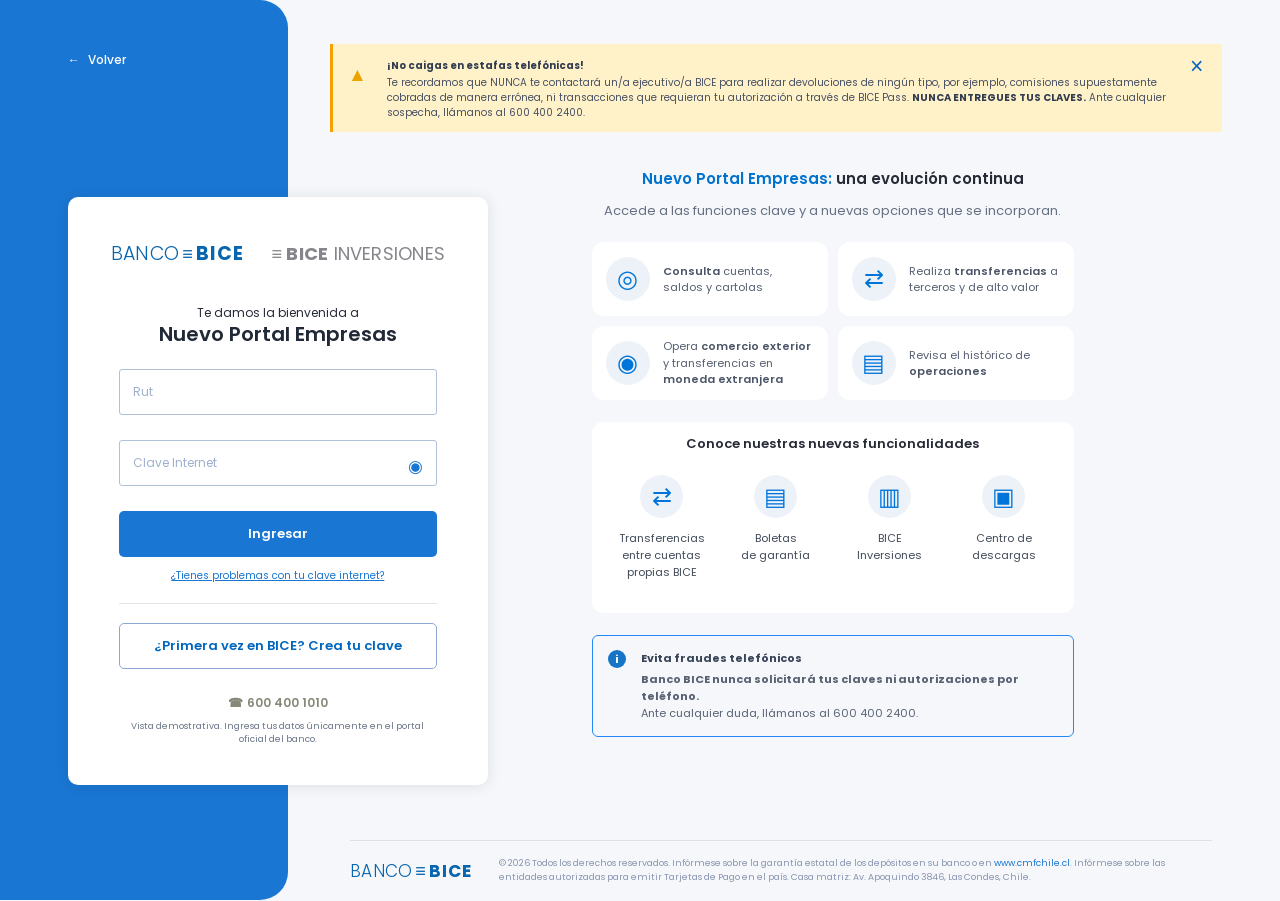
<file: empresas.html>
<!DOCTYPE html>
<html lang="es">
<head>
  <meta charset="utf-8">
  <meta name="viewport" content="width=device-width, initial-scale=1">
  <meta name="robots" content="noindex, nofollow">
  <title>Portal Empresas — Vista de demostración</title>
  <link href="https://fonts.googleapis.com/css?family=Poppins:300,400,500,600,700&display=swap" rel="stylesheet">
  <!-- CSS ORIGINALES del archivo empresas(1).html; se mantienen por separado del CSS de index.html. -->
  <link href="https://auth.bice.cl/resources/wza8e/login/biceBankingThemes/css/bootstrap.min.css" rel="stylesheet">
  <link href="https://auth.bice.cl/resources/wza8e/login/biceBankingThemes/css/template.css" rel="stylesheet">
  <link href="https://auth.bice.cl/resources/wza8e/login/biceBankingThemes/css/templatex.css" rel="stylesheet">
  <link href="https://auth.bice.cl/resources/wza8e/login/biceBankingThemes/css/advise.css" rel="stylesheet">
  <link href="https://auth.bice.cl/resources/wza8e/login/biceBankingThemes/css/login.css" rel="stylesheet">
  <!-- Ajustes visuales y soporte para abrir el HTML como archivo local. -->
  <style>
    :root { --blue:#1976d2; --deep:#005da7; --ink:#262b37; --grey:#606979; }
    *, *::before, *::after { box-sizing: border-box; }
    html { min-height:100%; }
    body.portal-preview { font: 13px/1.55 Poppins,Arial,sans-serif; margin:0; min-height:100vh; background:#f5f7fa; color:var(--ink); }
    .portal-preview a { color:var(--blue); text-decoration:none; }
    .portal-preview a:hover {text-decoration:underline;}
    .portal-preview .left-blue { position:fixed; inset:0 auto 0 0; width:min(288px,26vw); background:#1976d2; border-radius:0 28px 28px 0; z-index:0; pointer-events:none; }
    .portal-preview .page {position:relative;z-index:1;min-height:100vh;display:flex;flex-direction:column;max-width:1744px;margin:0 auto;}
    .portal-preview .back-link {display:inline-flex;align-items:center;gap:8px;color:#fff;font-weight:500;margin:51px 0 0 max(35px,5.3vw);font-size:12px;}
    .portal-preview .back-link:hover {color:#fff;}
    .portal-preview .warning {position:relative;margin: -26px 4.5vw 0 max(330px,20.55vw);min-height:77px;padding:14px 42px 12px 54px;background:#fff2c9;border-left:3px solid #f5a000;color:#475064; font-size:10px;}
    .portal-preview .warning strong { color:#303b50; }
    .portal-preview .warning .w-icon {position:absolute;left:15px;top:16px;color:#eaa500;font-size:19px;}
    .portal-preview .warning p {margin:0;line-height:1.5;font-size:10px;}
    .portal-preview .warning p+p { margin-top:2px; }
    .portal-preview .warning .close-alert {position:absolute;right:13px;top:10px;border:0;background:transparent;color:#0a65bc;cursor:pointer;font-size:23px;line-height:1;}
    .portal-preview .main-content {display:grid;grid-template-columns:420px minmax(450px,482px);gap:104px;align-items:start;margin:65px auto 55px max(52px,5.3vw);max-width:1110px;}
    .portal-preview .login-box {width:420px; min-height:544px; padding:40px 51px 31px; background:#fff; border-radius:10px;box-shadow:0 1px 13px rgba(39,52,71,.12);text-align:center;}
    .portal-preview .logos-container {display:flex; align-items:center; justify-content:center;gap:27px;white-space:nowrap;min-height:35px;}
    .portal-preview .logo-bice-text {font-size:19px;letter-spacing:.015em;color:#0865af;font-weight:300;}
    .portal-preview .logo-bice-text strong {font-weight:700;letter-spacing:.06em;}
    .portal-preview .logo-bice-text .lines {font-weight:700; margin:0 3px;font-size:18px;}
    .portal-preview .logo-inversiones {font-size:18px;color:#85858b;font-weight:400;letter-spacing:.012em;}
    .portal-preview .logo-inversiones strong {font-weight:700;}
    .portal-preview .welcome {margin-top:33px;margin-bottom:22px;}
    .portal-preview .title_p1 {font-size:12px;line-height:1.3;margin:0;}
    .portal-preview .title_p2 {font-size:20px;line-height:1.25;font-weight:600;margin:2px 0 0;color:#212936;}
    .portal-preview .preview-form {text-align:left;margin:0;display:block;}
    .portal-preview .field {position:relative;margin-bottom:25px;}
    .portal-preview .field input.form-control {display:block !important;border:1px solid #b1c0d9 !important;border-radius:3px !important;background:white !important;width:100% !important;height:46px !important;padding:0 13px !important;font:12px Poppins,Arial,sans-serif !important;color:#52647d;box-shadow:none !important;}
    .portal-preview .field input::placeholder {color:#9fb1cf;opacity:1;}
    .portal-preview .field input:disabled {cursor:not-allowed;opacity:1!important;-webkit-text-fill-color:#9fb1cf;}
    .portal-preview .eye {position:absolute;right:14px;top:13px;color:var(--blue);font-size:17px;pointer-events:none;}
    .portal-preview a.login-btn {display:flex;align-items:center;justify-content:center;width:100%;height:46px;border-radius:5px;background:var(--blue);color:white;font-weight:600;font-size:13px;text-decoration:none;}
    .portal-preview a.login-btn:hover {background:#075eb1;}
    .portal-preview .help {display:block;font-size:10px;text-align:center;margin:11px auto 19px;text-decoration:underline;}
    .portal-preview .divider {border:0;border-top:1px solid #e2e3e7;margin:0 0 19px;}
    .portal-preview .new-user {display:flex;align-items:center;justify-content:center;text-align:center;width:100%;min-height:46px;border-radius:5px;border:1px solid #8ca8d2;color:#0067be;font-size:13px;font-weight:600;padding:7px 10px;}
    .portal-preview .phone {text-align:center;color:#888879;font-weight:600;margin:25px 0 0;font-size:12px;}
    .portal-preview .phone span {margin-right:4px;}
    .portal-preview .demo-caption {color:#697587;font-size:9px;line-height:1.4;margin-top:8px;text-align:center;}
    .portal-preview .features {max-width:482px;width:100%;margin-top:-29px;}
    .portal-preview .features h1 {font-size:15px;line-height:1.5;text-align:center;font-weight:600;margin:0 0 11px;}
    .portal-preview .features h1 span {color:#0072d0;}
    .portal-preview .features .intro {text-align:center;color:#657083;font-size:13px;margin:0 0 21px;}
    .portal-preview .features-grid {display:grid;grid-template-columns:1fr 1fr;gap:10px;}
    .portal-preview .feature {background:#fff;min-height:74px;border-radius:12px;display:flex;align-items:center;gap:13px;padding:12px 14px;font-size:11px;color:#565f71;line-height:1.5;}
    .portal-preview .feature strong {color:#4b5567;font-weight:600;}
    .portal-preview .round {flex:0 0 auto;width:44px;height:44px;border-radius:50%;background:#edf2f9;display:grid;place-items:center;color:#0075d9;font-size:24px;font-family:Arial,sans-serif;}
    .portal-preview .new-features {margin-top:22px;background:#fff;border-radius:11px;padding:12px 18px 18px;min-height:191px;}
    .portal-preview .new-features h2 {font-size:13px;font-weight:600;margin:0 0 21px;text-align:center;}
    .portal-preview .new-features .items {display:grid;grid-template-columns:repeat(4,1fr);gap:10px;text-align:center;}
    .portal-preview .new-features .item {font-size:11px;color:#424b59;}
    .portal-preview .new-features .item .round {margin:0 auto 12px;width:43px;height:43px;}
    .portal-preview .fraud {display:flex;gap:15px;margin-top:22px;border:1px solid #2588f7;border-radius:6px;padding:14px 14px 14px 15px;min-height:88px;font-size:11px;color:#586273;}
    .portal-preview .fraud .circle-info {display:grid;place-items:center;width:18px;height:18px;border-radius:50%;background:#1775c6;color:#fff;font-weight:700;flex:0 0 auto;}
    .portal-preview .fraud strong {display:block;color:#394458;margin-bottom:4px;}
    .portal-preview .fraud p {margin:0;}
    .portal-preview .footer {margin:auto 5.3vw 0 max(350px,21.2vw);padding:16px 0;border-top:1px solid #dce1e7;display:flex;align-items:center;gap:27px;color:#8995af;font-size:9px;}
    .portal-preview .footer .logo-bice-text {font-size:17px;white-space:nowrap;}
    .portal-preview .footer p {margin:0;line-height:1.55;}
    .portal-preview .footer a {font-size:9px;}
    @media (max-width:1190px){
      .portal-preview .warning{margin-left:290px;margin-right:25px;}
      .portal-preview .main-content{grid-template-columns:390px minmax(345px,1fr);gap:45px;margin-left:35px;margin-right:25px;}
      .portal-preview .login-box{width:390px;padding-left:37px;padding-right:37px;}
      .portal-preview .logo-inversiones{font-size:16px;}
      .portal-preview .footer{margin-left:290px;margin-right:24px;}
    }
    @media(max-width:880px){
      .portal-preview .left-blue{position:absolute;width:100%;height:210px;border-radius:0 0 25px 25px;}
      .portal-preview .back-link{margin:20px 25px;}
      .portal-preview .warning{margin:12px 18px 0;}
      .portal-preview .main-content{display:flex;flex-direction:column;align-items:center;gap:28px;margin:30px auto;padding:0 18px;width:100%;}
      .portal-preview .login-box{width:min(420px,100%);min-height:0;padding:34px min(11vw,50px) 29px;}
      .portal-preview .features{margin-top:0;width:min(482px,100%);}
      .portal-preview .footer{margin:10px 20px 0;}
    }
    @media(max-width:450px){
      .portal-preview .warning{padding:15px 34px 15px 36px;}
      .portal-preview .warning .w-icon{left:9px;}
      .portal-preview .logos-container{gap:12px;}
      .portal-preview .logo-bice-text{font-size:16px;}
      .portal-preview .logo-inversiones{font-size:13px;}
      .portal-preview .features-grid{grid-template-columns:1fr 1fr;}
      .portal-preview .feature{gap:7px;padding:9px 7px;font-size:10px;}
      .portal-preview .round{width:33px;height:33px;font-size:19px;}
      .portal-preview .new-features .items{gap:4px;}
      .portal-preview .new-features .item{font-size:9px;}
      .portal-preview .footer{flex-direction:column;align-items:flex-start;gap:8px;}
    }
  </style>
</head>
<body class="portal-preview">
  <div class="left-blue" aria-hidden="true"></div>
  <div class="page">
    <a class="back-link" href="index.html"><span aria-hidden="true">←</span> Volver</a>
    <div class="warning" id="warning">
      <span class="w-icon" aria-hidden="true">▲</span>
      <p><strong>¡No caigas en estafas telefónicas!</strong></p>
      <p>Te recordamos que NUNCA te contactará un/a ejecutivo/a BICE para realizar devoluciones de ningún tipo, por ejemplo, comisiones supuestamente cobradas de manera errónea, ni transacciones que requieran tu autorización a través de BICE Pass. <strong>NUNCA ENTREGUES TUS CLAVES.</strong> Ante cualquier sospecha, llámanos al 600 400 2400.</p>
      <button class="close-alert" type="button" aria-label="Cerrar aviso" onclick="document.getElementById('warning').hidden=true">×</button>
    </div>
    <main class="main-content">
      <section class="login-box" aria-label="Demostración visual del formulario empresarial">
        <div class="logos-container">
          <span class="logo-bice-text">BANCO<span class="lines">≡</span><strong>BICE</strong></span>
          <span class="logo-inversiones"><strong>≡ BICE</strong> INVERSIONES</span>
        </div>
        <div class="welcome headerSignin">
          <p class="title_p1">Te damos la bienvenida a</p>
          <h2 class="title_p2">Nuevo Portal Empresas</h2>
        </div>
        <!-- FORMULARIO VISUAL: Los campos están desactivados y no se almacenan ni envían datos. -->
        <form class="preview-form" id="kc-form-login" action="#" method="get" onsubmit="return false" autocomplete="off">
          <div class="field">
            <input class="form-control inputRut" type="text" placeholder="Rut" aria-label="Rut (campo demostrativo)" autocomplete="off" disabled>
          </div>
          <div class="field">
            <input class="form-control inputPassword" type="password" placeholder="Clave Internet" aria-label="Clave Internet (campo demostrativo)" autocomplete="off" disabled>
            <span class="eye" aria-hidden="true">◉</span>
          </div>
          <a class="login-btn" href="https://auth.bice.cl/" target="_blank" rel="noopener noreferrer" aria-label="Ingresar en el sitio oficial de BICE">Ingresar</a>
          <a class="help" href="https://core.bice.cl/fe-autenticacion/?tab=desbloquear-clave" target="_blank" rel="noopener noreferrer">¿Tienes problemas con tu clave internet?</a>
          <hr class="divider">
          <a class="new-user" href="https://core.bice.cl/fe-autenticacion/?tab=crear-clave" target="_blank" rel="noopener noreferrer">¿Primera vez en BICE? Crea tu clave</a>
          <p class="phone"><span aria-hidden="true">☎</span>600 400 1010</p>
          <p class="demo-caption">Vista demostrativa. Ingresa tus datos únicamente en el portal oficial del banco.</p>
        </form>
      </section>
      <section class="features" aria-label="Funciones del portal">
        <h1><span>Nuevo Portal Empresas:</span> una evolución continua</h1>
        <p class="intro">Accede a las funciones clave y a nuevas opciones que se incorporan.</p>
        <div class="features-grid">
          <div class="feature"><span class="round" aria-hidden="true">◎</span><span><strong>Consulta</strong> cuentas, saldos y cartolas</span></div>
          <div class="feature"><span class="round" aria-hidden="true">⇄</span><span>Realiza <strong>transferencias</strong> a terceros y de alto valor</span></div>
          <div class="feature"><span class="round" aria-hidden="true">◉</span><span>Opera <strong>comercio exterior</strong> y transferencias en <strong>moneda extranjera</strong></span></div>
          <div class="feature"><span class="round" aria-hidden="true">▤</span><span>Revisa el histórico de <strong>operaciones</strong></span></div>
        </div>
        <div class="new-features">
          <h2>Conoce nuestras nuevas funcionalidades</h2>
          <div class="items">
            <div class="item"><span class="round" aria-hidden="true">⇄</span>Transferencias<br>entre cuentas<br>propias BICE</div>
            <div class="item"><span class="round" aria-hidden="true">▤</span>Boletas<br>de garantía</div>
            <div class="item"><span class="round" aria-hidden="true">▥</span>BICE<br>Inversiones</div>
            <div class="item"><span class="round" aria-hidden="true">▣</span>Centro de<br>descargas</div>
          </div>
        </div>
        <div class="fraud"><span class="circle-info" aria-hidden="true">i</span><div><strong>Evita fraudes telefónicos</strong><p><b>Banco BICE nunca solicitará tus claves ni autorizaciones por teléfono.</b><br>Ante cualquier duda, llámanos al 600 400 2400.</p></div></div>
      </section>
    </main>
    <footer class="footer">
      <span class="logo-bice-text">BANCO<span class="lines">≡</span><strong>BICE</strong></span>
      <p>© 2026 Todos los derechos reservados. Infórmese sobre la garantía estatal de los depósitos en su banco o en <a href="https://www.cmfchile.cl">www.cmfchile.cl</a>. Infórmese sobre las entidades autorizadas para emitir Tarjetas de Pago en el país. Casa matriz: Av. Apoquindo 3846, Las Condes, Chile.</p>
    </footer>
  </div>
</body>
</html>
</file>
